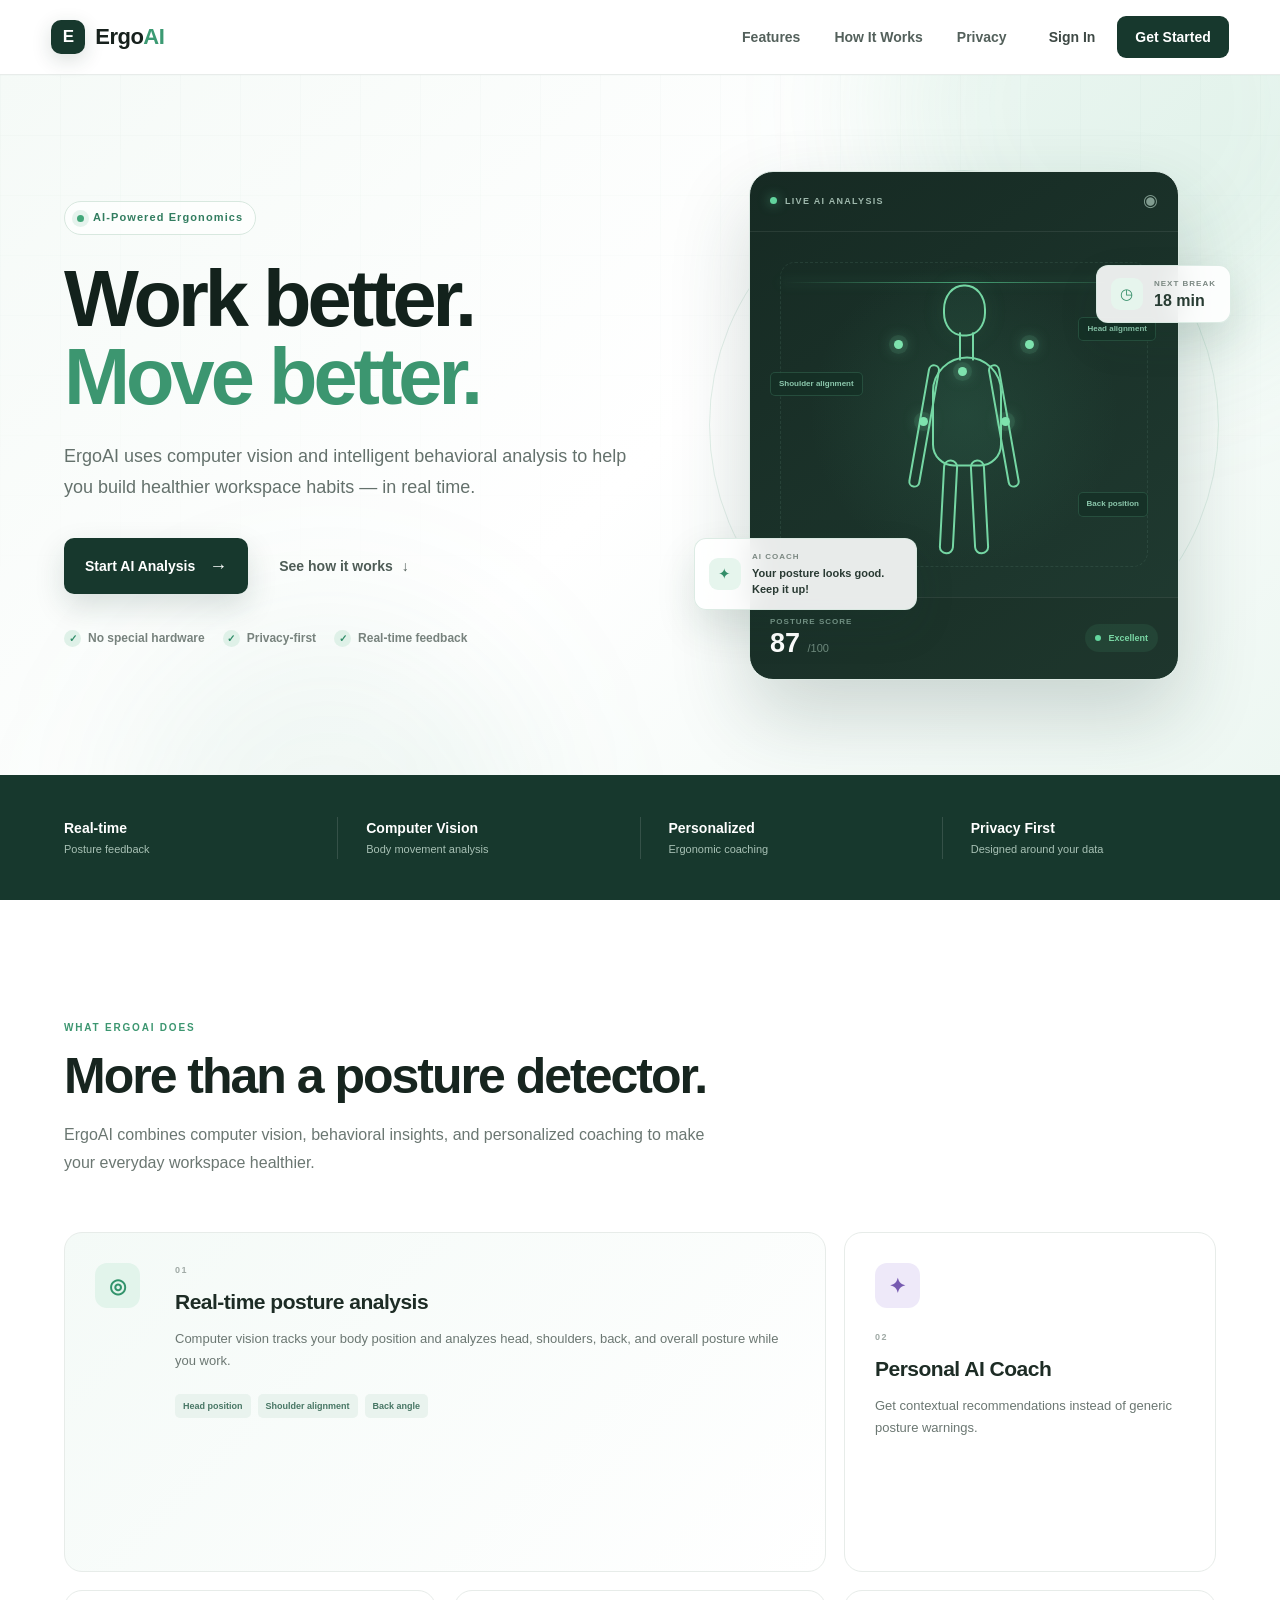
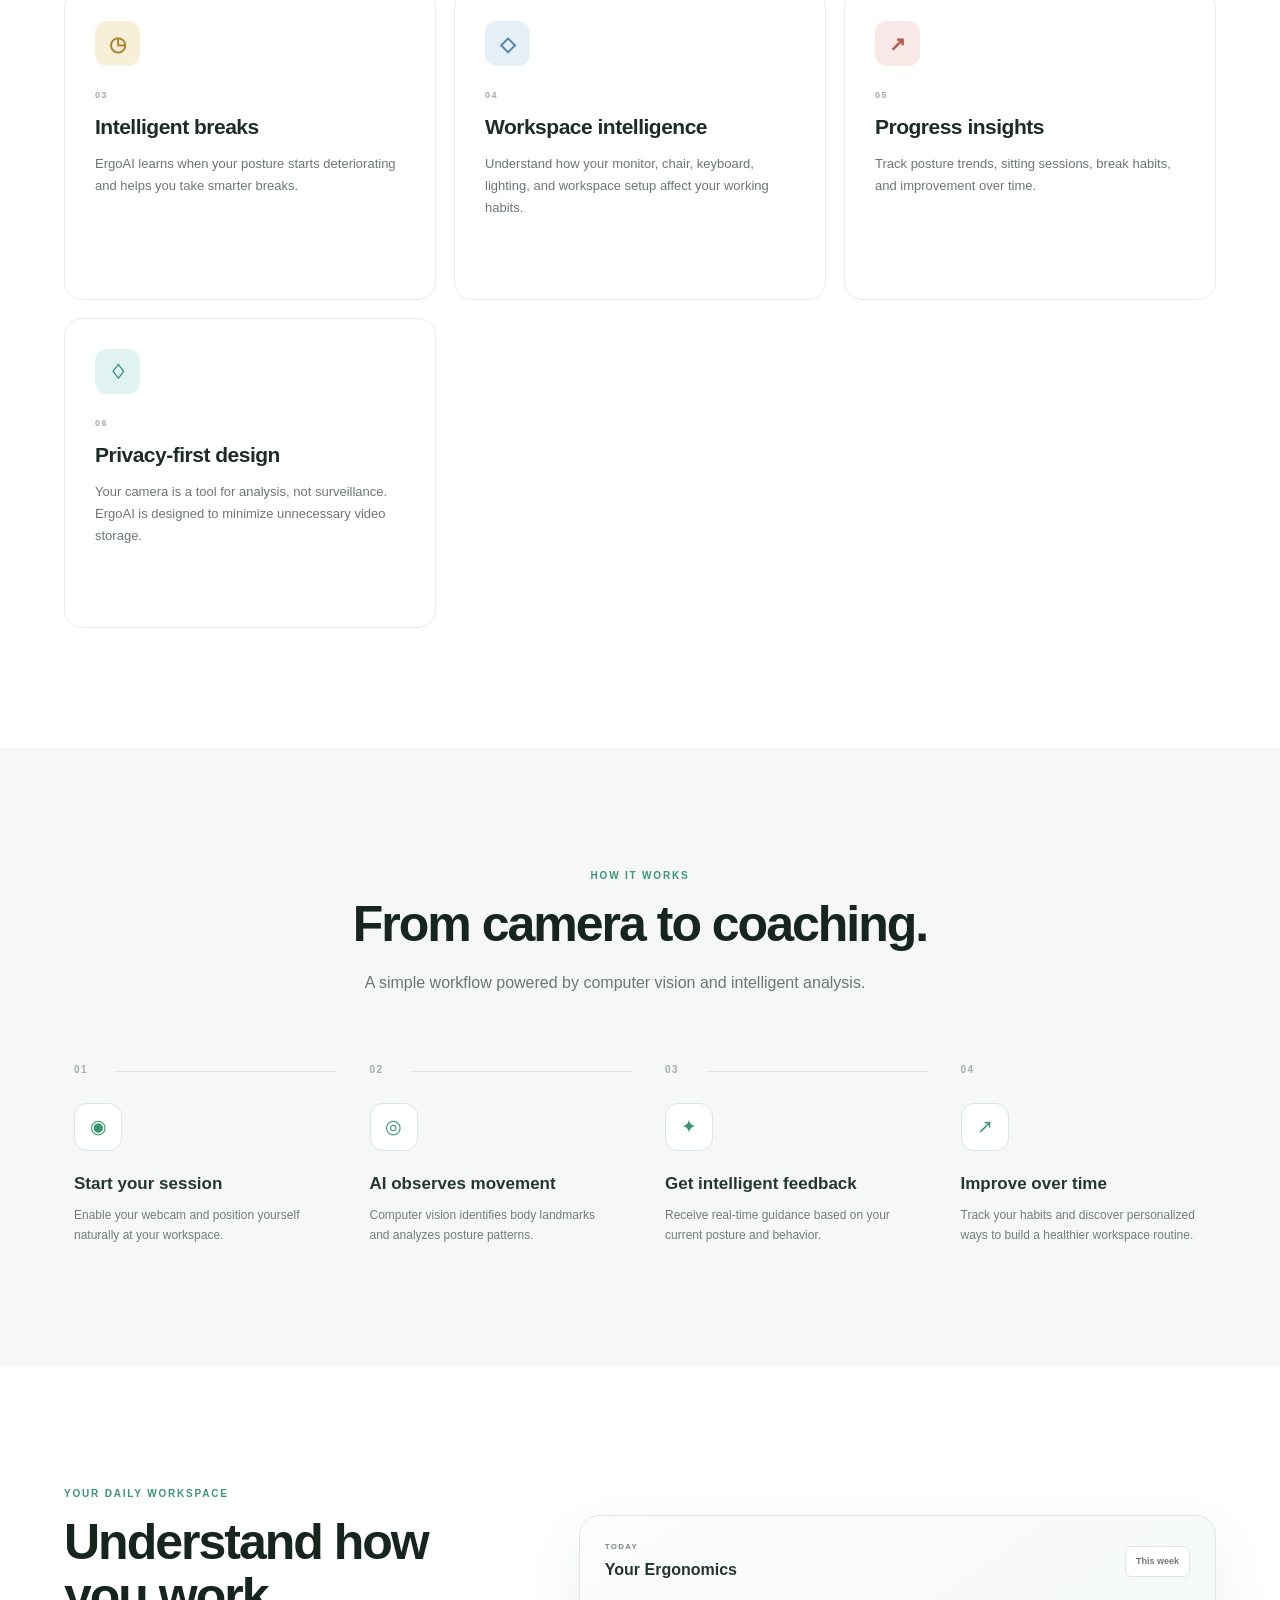
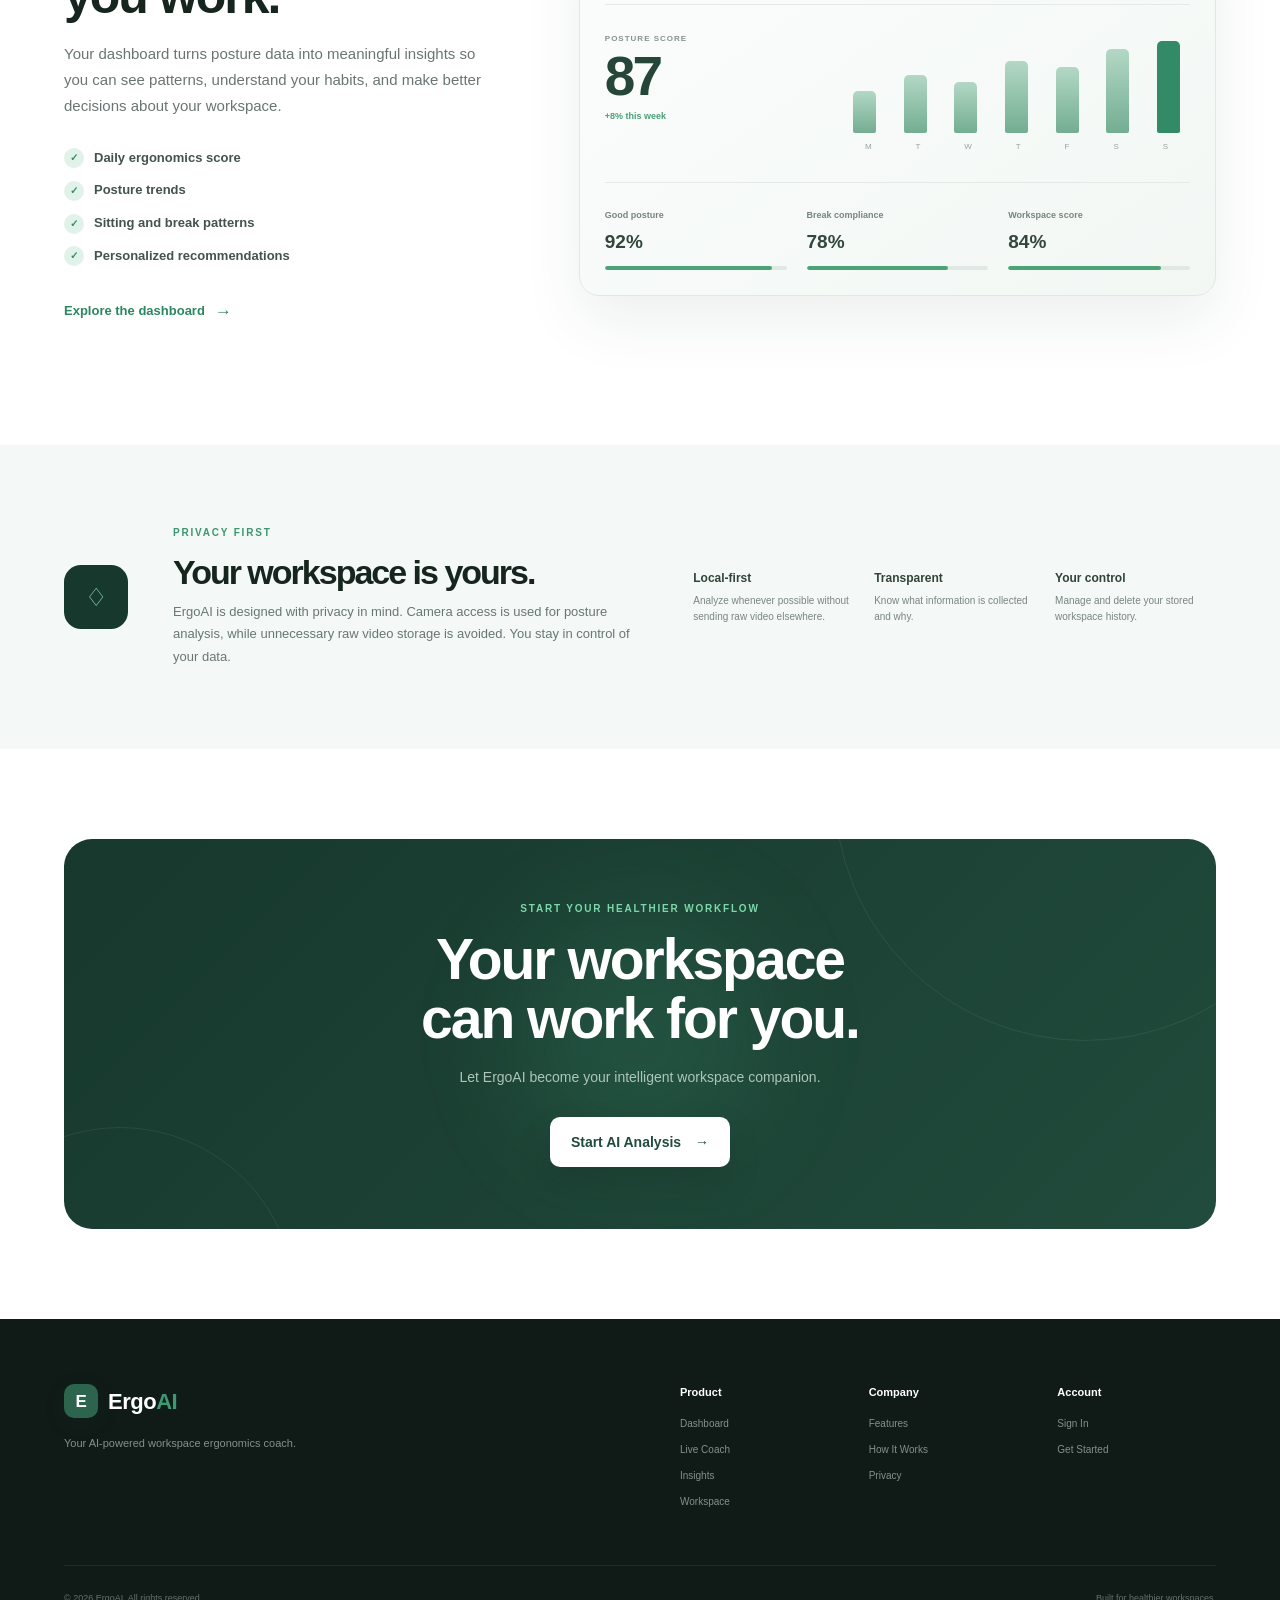
<file: index.html>
<!DOCTYPE html>
<html lang="en">

<head>

    <meta charset="UTF-8">

    <meta name="viewport"
          content="width=device-width, initial-scale=1.0">

    <meta name="description"
          content="ErgoAI is an AI-powered workspace ergonomics coach that helps you build healthier and more productive work habits.">

    <meta name="theme-color"
          content="#0f1f1a">

    <title>ErgoAI — Your AI Workspace Ergonomics Coach</title>

    <link rel="stylesheet"
          href="css/style.css">

</head>


<body>

    <!-- =========================
         NAVIGATION
    ========================== -->

    <header class="navbar">

        <div class="nav-container">

            <a href="index.html"
               class="brand"
               aria-label="ErgoAI Home">

                <span class="brand-mark">E</span>

                <span class="brand-text">
                    Ergo<span>AI</span>
                </span>

            </a>


            <nav class="nav-links"
                 aria-label="Main navigation">

                <a href="#features">Features</a>

                <a href="#how-it-works">How It Works</a>

                <a href="#privacy">Privacy</a>

            </nav>


            <div class="nav-actions">

                <a href="#login"
                   class="login-link">
                    Sign In
                </a>

                <a href="#start"
                   class="nav-button">
                    Get Started
                </a>

            </div>


            <button class="mobile-menu-button"
                    id="mobileMenuButton"
                    aria-label="Open navigation menu"
                    aria-expanded="false">

                <span></span>
                <span></span>
                <span></span>

            </button>

        </div>

    </header>


    <main>


        <!-- =========================
             HERO
        ========================== -->

        <section class="hero"
                 id="start">

            <div class="hero-background">

                <div class="hero-glow hero-glow-one"></div>

                <div class="hero-glow hero-glow-two"></div>

                <div class="hero-grid"></div>

            </div>


            <div class="container hero-container">


                <div class="hero-content">

                    <div class="hero-badge">

                        <span class="pulse-dot"></span>

                        AI-Powered Ergonomics

                    </div>


                    <h1>

                        Work better.
                        <br>

                        <span>Move better.</span>

                    </h1>


                    <p class="hero-description">

                        ErgoAI uses computer vision and intelligent
                        behavioral analysis to help you build healthier
                        workspace habits — in real time.

                    </p>


                    <div class="hero-actions">

                        <a href="pages/coach.html"
                           class="primary-button">

                            Start AI Analysis

                            <span class="button-arrow">
                                →
                            </span>

                        </a>


                        <a href="#how-it-works"
                           class="secondary-button">

                            See how it works

                            <span>
                                ↓
                            </span>

                        </a>

                    </div>


                    <div class="hero-trust">

                        <div class="trust-item">

                            <span class="trust-icon">
                                ✓
                            </span>

                            No special hardware

                        </div>


                        <div class="trust-item">

                            <span class="trust-icon">
                                ✓
                            </span>

                            Privacy-first

                        </div>


                        <div class="trust-item">

                            <span class="trust-icon">
                                ✓
                            </span>

                            Real-time feedback

                        </div>

                    </div>

                </div>


                <!-- HERO VISUAL -->

                <div class="hero-visual">

                    <div class="visual-orbit orbit-one"></div>

                    <div class="visual-orbit orbit-two"></div>


                    <div class="ai-card">

                        <div class="ai-card-header">

                            <div class="live-indicator">

                                <span></span>

                                LIVE AI ANALYSIS

                            </div>

                            <span class="camera-icon">
                                ◉
                            </span>

                        </div>


                        <div class="posture-visual">

                            <div class="scan-line"></div>


                            <div class="person">

                                <div class="head"></div>

                                <div class="neck"></div>

                                <div class="torso"></div>

                                <div class="arm arm-left"></div>

                                <div class="arm arm-right"></div>

                                <div class="leg leg-left"></div>

                                <div class="leg leg-right"></div>

                            </div>


                            <div class="landmark landmark-1"></div>
                            <div class="landmark landmark-2"></div>
                            <div class="landmark landmark-3"></div>
                            <div class="landmark landmark-4"></div>
                            <div class="landmark landmark-5"></div>


                            <div class="measurement head-measurement">
                                Head alignment
                            </div>


                            <div class="measurement shoulder-measurement">
                                Shoulder alignment
                            </div>


                            <div class="measurement back-measurement">
                                Back position
                            </div>

                        </div>


                        <div class="ai-card-footer">

                            <div>

                                <span class="small-label">
                                    POSTURE SCORE
                                </span>

                                <strong>
                                    87
                                </strong>

                                <span class="score-max">
                                    /100
                                </span>

                            </div>


                            <div class="status-good">

                                <span></span>

                                Excellent

                            </div>

                        </div>

                    </div>


                    <div class="floating-card coach-card">

                        <div class="floating-icon">
                            ✦
                        </div>

                        <div>

                            <span>
                                AI COACH
                            </span>

                            <p>
                                Your posture looks good.
                                Keep it up!
                            </p>

                        </div>

                    </div>


                    <div class="floating-card break-card">

                        <div class="break-icon">
                            ◷
                        </div>

                        <div>

                            <span>
                                NEXT BREAK
                            </span>

                            <strong>
                                18 min
                            </strong>

                        </div>

                    </div>

                </div>

            </div>

        </section>


        <!-- =========================
             STATS
        ========================== -->

        <section class="stats-section">

            <div class="container stats-container">


                <div class="stat">

                    <strong>
                        Real-time
                    </strong>

                    <span>
                        Posture feedback
                    </span>

                </div>


                <div class="stat-divider"></div>


                <div class="stat">

                    <strong>
                        Computer Vision
                    </strong>

                    <span>
                        Body movement analysis
                    </span>

                </div>


                <div class="stat-divider"></div>


                <div class="stat">

                    <strong>
                        Personalized
                    </strong>

                    <span>
                        Ergonomic coaching
                    </span>

                </div>


                <div class="stat-divider"></div>


                <div class="stat">

                    <strong>
                        Privacy First
                    </strong>

                    <span>
                        Designed around your data
                    </span>

                </div>

            </div>

        </section>


        <!-- =========================
             FEATURES
        ========================== -->

        <section class="features-section"
                 id="features">

            <div class="container">


                <div class="section-heading">

                    <div class="section-eyebrow">
                        WHAT ERGOAI DOES
                    </div>

                    <h2>
                        More than a posture detector.
                    </h2>

                    <p>
                        ErgoAI combines computer vision, behavioral
                        insights, and personalized coaching to make
                        your everyday workspace healthier.
                    </p>

                </div>


                <div class="feature-grid">


                    <article class="feature-card feature-card-large">

                        <div class="feature-icon green-icon">
                            ◎
                        </div>

                        <div class="feature-content">

                            <span class="feature-number">
                                01
                            </span>

                            <h3>
                                Real-time posture analysis
                            </h3>

                            <p>
                                Computer vision tracks your body
                                position and analyzes head, shoulders,
                                back, and overall posture while you work.
                            </p>

                            <div class="feature-tags">

                                <span>
                                    Head position
                                </span>

                                <span>
                                    Shoulder alignment
                                </span>

                                <span>
                                    Back angle
                                </span>

                            </div>

                        </div>

                    </article>


                    <article class="feature-card">

                        <div class="feature-icon purple-icon">
                            ✦
                        </div>

                        <span class="feature-number">
                            02
                        </span>

                        <h3>
                            Personal AI Coach
                        </h3>

                        <p>
                            Get contextual recommendations instead of
                            generic posture warnings.
                        </p>

                    </article>


                    <article class="feature-card">

                        <div class="feature-icon amber-icon">
                            ◷
                        </div>

                        <span class="feature-number">
                            03
                        </span>

                        <h3>
                            Intelligent breaks
                        </h3>

                        <p>
                            ErgoAI learns when your posture starts
                            deteriorating and helps you take smarter
                            breaks.
                        </p>

                    </article>


                    <article class="feature-card">

                        <div class="feature-icon blue-icon">
                            ◇
                        </div>

                        <span class="feature-number">
                            04
                        </span>

                        <h3>
                            Workspace intelligence
                        </h3>

                        <p>
                            Understand how your monitor, chair,
                            keyboard, lighting, and workspace setup
                            affect your working habits.
                        </p>

                    </article>


                    <article class="feature-card">

                        <div class="feature-icon red-icon">
                            ↗
                        </div>

                        <span class="feature-number">
                            05
                        </span>

                        <h3>
                            Progress insights
                        </h3>

                        <p>
                            Track posture trends, sitting sessions,
                            break habits, and improvement over time.
                        </p>

                    </article>


                    <article class="feature-card">

                        <div class="feature-icon teal-icon">
                            ♢
                        </div>

                        <span class="feature-number">
                            06
                        </span>

                        <h3>
                            Privacy-first design
                        </h3>

                        <p>
                            Your camera is a tool for analysis, not
                            surveillance. ErgoAI is designed to minimize
                            unnecessary video storage.
                        </p>

                    </article>

                </div>

            </div>

        </section>


        <!-- =========================
             HOW IT WORKS
        ========================== -->

        <section class="how-section"
                 id="how-it-works">

            <div class="container">


                <div class="section-heading centered">

                    <div class="section-eyebrow">
                        HOW IT WORKS
                    </div>

                    <h2>
                        From camera to coaching.
                    </h2>

                    <p>
                        A simple workflow powered by computer vision
                        and intelligent analysis.
                    </p>

                </div>


                <div class="steps">


                    <div class="step">

                        <div class="step-number">
                            01
                        </div>

                        <div class="step-line"></div>

                        <div class="step-icon">
                            ◉
                        </div>

                        <h3>
                            Start your session
                        </h3>

                        <p>
                            Enable your webcam and position yourself
                            naturally at your workspace.
                        </p>

                    </div>


                    <div class="step">

                        <div class="step-number">
                            02
                        </div>

                        <div class="step-line"></div>

                        <div class="step-icon">
                            ◎
                        </div>

                        <h3>
                            AI observes movement
                        </h3>

                        <p>
                            Computer vision identifies body landmarks
                            and analyzes posture patterns.
                        </p>

                    </div>


                    <div class="step">

                        <div class="step-number">
                            03
                        </div>

                        <div class="step-line"></div>

                        <div class="step-icon">
                            ✦
                        </div>

                        <h3>
                            Get intelligent feedback
                        </h3>

                        <p>
                            Receive real-time guidance based on your
                            current posture and behavior.
                        </p>

                    </div>


                    <div class="step">

                        <div class="step-number">
                            04
                        </div>

                        <div class="step-icon">
                            ↗
                        </div>

                        <h3>
                            Improve over time
                        </h3>

                        <p>
                            Track your habits and discover personalized
                            ways to build a healthier workspace routine.
                        </p>

                    </div>

                </div>

            </div>

        </section>


        <!-- =========================
             PRODUCT PREVIEW
        ========================== -->

        <section class="preview-section">

            <div class="container preview-container">


                <div class="preview-content">

                    <div class="section-eyebrow">
                        YOUR DAILY WORKSPACE
                    </div>

                    <h2>
                        Understand how you work.
                    </h2>

                    <p>
                        Your dashboard turns posture data into
                        meaningful insights so you can see patterns,
                        understand your habits, and make better
                        decisions about your workspace.
                    </p>


                    <ul class="check-list">

                        <li>
                            <span>✓</span>
                            Daily ergonomics score
                        </li>

                        <li>
                            <span>✓</span>
                            Posture trends
                        </li>

                        <li>
                            <span>✓</span>
                            Sitting and break patterns
                        </li>

                        <li>
                            <span>✓</span>
                            Personalized recommendations
                        </li>

                    </ul>


                    <a href="pages/dashboard.html"
                       class="text-button">

                        Explore the dashboard

                        <span>→</span>

                    </a>

                </div>


                <div class="dashboard-preview">


                    <div class="preview-topbar">

                        <div>

                            <span class="preview-label">
                                TODAY
                            </span>

                            <strong>
                                Your Ergonomics
                            </strong>

                        </div>

                        <span class="preview-date">
                            This week
                        </span>

                    </div>


                    <div class="preview-score-row">

                        <div class="preview-score">

                            <span>
                                POSTURE SCORE
                            </span>

                            <strong>
                                87
                            </strong>

                            <small>
                                +8% this week
                            </small>

                        </div>


                        <div class="mini-chart">

                            <div class="chart-bars">

                                <span style="height: 42%;"></span>
                                <span style="height: 58%;"></span>
                                <span style="height: 51%;"></span>
                                <span style="height: 72%;"></span>
                                <span style="height: 66%;"></span>
                                <span style="height: 84%;"></span>
                                <span style="height: 92%;"></span>

                            </div>

                            <div class="chart-labels">

                                <span>M</span>
                                <span>T</span>
                                <span>W</span>
                                <span>T</span>
                                <span>F</span>
                                <span>S</span>
                                <span>S</span>

                            </div>

                        </div>

                    </div>


                    <div class="preview-metrics">


                        <div class="preview-metric">

                            <span>
                                Good posture
                            </span>

                            <strong>
                                92%
                            </strong>

                            <div class="metric-progress">
                                <span style="width: 92%;"></span>
                            </div>

                        </div>


                        <div class="preview-metric">

                            <span>
                                Break compliance
                            </span>

                            <strong>
                                78%
                            </strong>

                            <div class="metric-progress">
                                <span style="width: 78%;"></span>
                            </div>

                        </div>


                        <div class="preview-metric">

                            <span>
                                Workspace score
                            </span>

                            <strong>
                                84%
                            </strong>

                            <div class="metric-progress">
                                <span style="width: 84%;"></span>
                            </div>

                        </div>

                    </div>

                </div>

            </div>

        </section>


        <!-- =========================
             PRIVACY
        ========================== -->

        <section class="privacy-section"
                 id="privacy">

            <div class="container privacy-container">


                <div class="privacy-icon">
                    ♢
                </div>


                <div class="privacy-content">

                    <div class="section-eyebrow">
                        PRIVACY FIRST
                    </div>

                    <h2>
                        Your workspace is yours.
                    </h2>

                    <p>
                        ErgoAI is designed with privacy in mind.
                        Camera access is used for posture analysis,
                        while unnecessary raw video storage is avoided.
                        You stay in control of your data.
                    </p>

                </div>


                <div class="privacy-points">

                    <div>
                        <strong>
                            Local-first
                        </strong>

                        <span>
                            Analyze whenever possible without
                            sending raw video elsewhere.
                        </span>
                    </div>


                    <div>
                        <strong>
                            Transparent
                        </strong>

                        <span>
                            Know what information is collected
                            and why.
                        </span>
                    </div>


                    <div>
                        <strong>
                            Your control
                        </strong>

                        <span>
                            Manage and delete your stored
                            workspace history.
                        </span>
                    </div>

                </div>

            </div>

        </section>


        <!-- =========================
             CTA
        ========================== -->

        <section class="cta-section">

            <div class="container cta-container">

                <div class="cta-glow"></div>

                <div class="cta-content">

                    <div class="section-eyebrow">
                        START YOUR HEALTHIER WORKFLOW
                    </div>

                    <h2>
                        Your workspace
                        <br>
                        can work for you.
                    </h2>

                    <p>
                        Let ErgoAI become your intelligent
                        workspace companion.
                    </p>

                    <a href="pages/coach.html"
                       class="primary-button light-button">

                        Start AI Analysis

                        <span>
                            →
                        </span>

                    </a>

                </div>

            </div>

        </section>

    </main>


    <!-- =========================
         FOOTER
    ========================== -->

    <footer class="footer">

        <div class="container footer-container">


            <div class="footer-brand">

                <a href="index.html"
                   class="brand">

                    <span class="brand-mark">
                        E
                    </span>

                    <span class="brand-text">
                        Ergo<span>AI</span>
                    </span>

                </a>

                <p>
                    Your AI-powered workspace
                    ergonomics coach.
                </p>

            </div>


            <div class="footer-links">

                <div>

                    <h4>
                        Product
                    </h4>

                    <a href="pages/dashboard.html">
                        Dashboard
                    </a>

                    <a href="pages/coach.html">
                        Live Coach
                    </a>

                    <a href="pages/insights.html">
                        Insights
                    </a>

                    <a href="pages/workspace.html">
                        Workspace
                    </a>

                </div>


                <div>

                    <h4>
                        Company
                    </h4>

                    <a href="#features">
                        Features
                    </a>

                    <a href="#how-it-works">
                        How It Works
                    </a>

                    <a href="#privacy">
                        Privacy
                    </a>

                </div>


                <div>

                    <h4>
                        Account
                    </h4>

                    <a href="#login">
                        Sign In
                    </a>

                    <a href="#start">
                        Get Started
                    </a>

                </div>

            </div>

        </div>


        <div class="container footer-bottom">

            <span>
                © 2026 ErgoAI. All rights reserved.
            </span>

            <span>
                Built for healthier workspaces.
            </span>

        </div>

    </footer>


    <script>

        const mobileMenuButton =
            document.getElementById("mobileMenuButton");

        const navLinks =
            document.querySelector(".nav-links");

        mobileMenuButton.addEventListener(
            "click",
            () => {

                const isOpen =
                    navLinks.classList.toggle("mobile-open");

                mobileMenuButton.setAttribute(
                    "aria-expanded",
                    isOpen
                );

            }
        );

    </script>

</body>

</html>
</file>
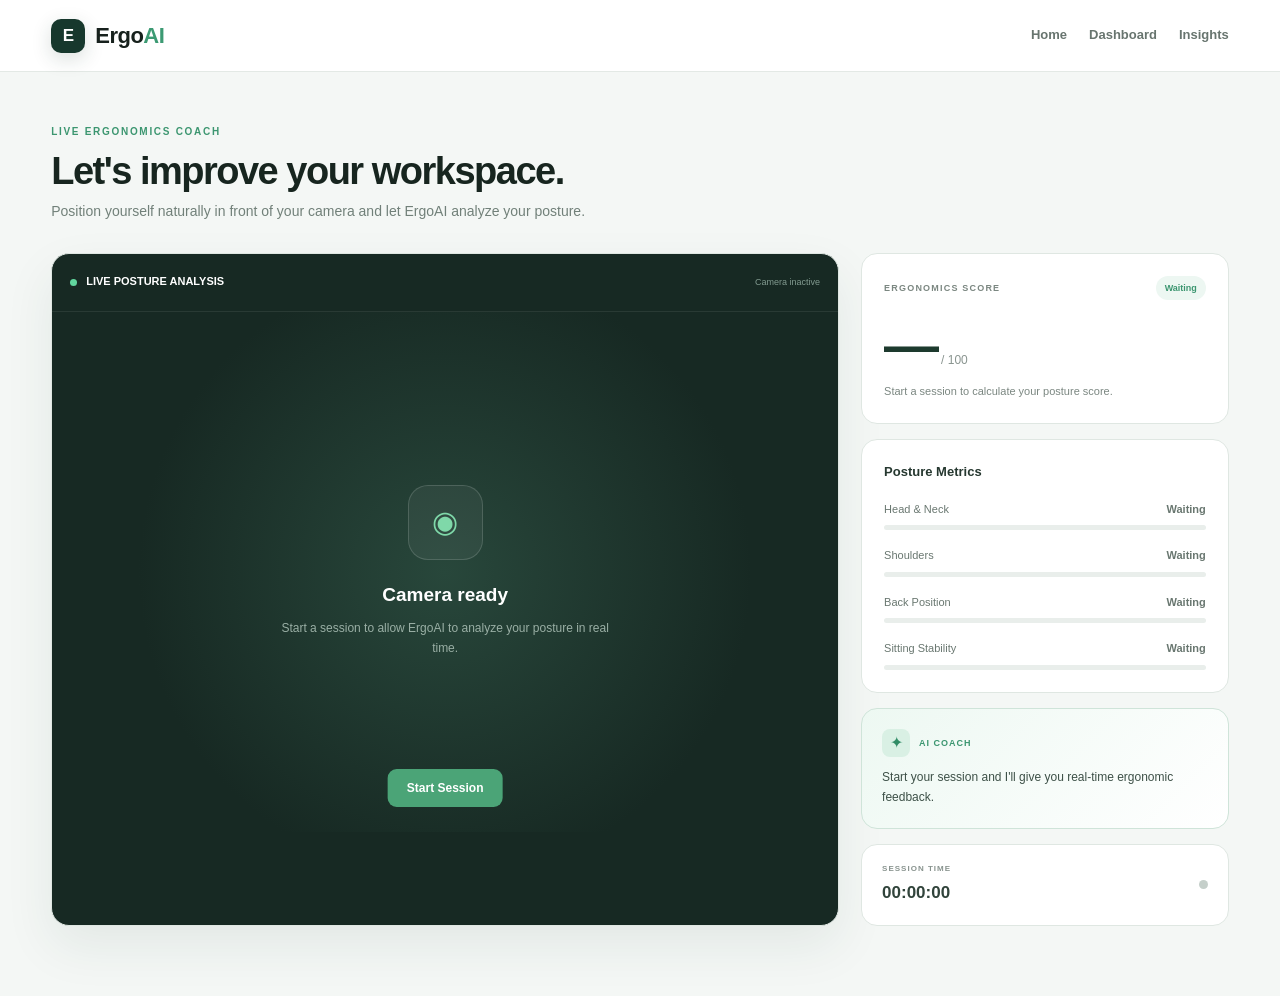
<file: pages/coach.html>
<!DOCTYPE html>
<html lang="en">

<head>

    <meta charset="UTF-8">

    <meta name="viewport"
          content="width=device-width, initial-scale=1.0">

    <meta name="description"
          content="ErgoAI Live Workspace Ergonomics Coach">

    <title>Live Coach — ErgoAI</title>

    <link rel="stylesheet"
          href="../css/style.css">

    <style>

        body {
            background: #f4f7f5;
        }

        .coach-page {
            min-height: 100vh;
        }

        .coach-nav {
            height: 72px;
            background: #ffffff;
            border-bottom: 1px solid #e3e9e5;
        }

        .coach-nav-inner {
            width: min(1280px, 92%);
            height: 100%;
            margin: auto;

            display: flex;
            align-items: center;
            justify-content: space-between;
        }

        .coach-nav-right {
            display: flex;
            align-items: center;
            gap: 22px;
        }

        .coach-nav-right a {
            color: #68756f;
            font-size: 13px;
            font-weight: 650;
        }

        .coach-nav-right a:hover {
            color: #2f8c68;
        }

        .coach-container {
            width: min(1280px, 92%);
            margin: auto;
            padding: 45px 0 70px;
        }

        .coach-heading {
            margin-bottom: 30px;
        }

        .coach-heading small {
            color: #3c9670;
            font-size: 10px;
            font-weight: 850;
            letter-spacing: 1.7px;
        }

        .coach-heading h1 {
            margin-top: 8px;
            margin-bottom: 8px;

            color: #17251f;
            font-size: 38px;
            line-height: 1.1;
            letter-spacing: -1.5px;
        }

        .coach-heading p {
            color: #718079;
            font-size: 14px;
        }

        .coach-grid {
            display: grid;

            grid-template-columns:
                minmax(0, 1.5fr)
                minmax(320px, 0.7fr);

            gap: 22px;
        }

        .camera-panel {
            overflow: hidden;

            border: 1px solid #dfe7e2;
            border-radius: 18px;

            background: #172923;

            box-shadow:
                0 20px 50px rgba(28, 64, 51, 0.08);
        }

        .camera-header {
            height: 58px;
            padding: 0 18px;

            display: flex;
            align-items: center;
            justify-content: space-between;

            border-bottom: 1px solid rgba(255,255,255,0.08);
        }

        .camera-title {
            display: flex;
            align-items: center;
            gap: 9px;

            color: #ffffff;
            font-size: 11px;
            font-weight: 750;
        }

        .live-dot {
            width: 7px;
            height: 7px;

            border-radius: 50%;

            background: #61d69e;
        }

        .camera-status {
            color: #829b90;
            font-size: 9px;
        }

        .camera-area {
            position: relative;

            min-height: 520px;

            display: flex;
            align-items: center;
            justify-content: center;

            overflow: hidden;

            background:
                radial-gradient(
                    circle at center,
                    #28473b 0%,
                    #172923 65%
                );
        }

        .camera-placeholder {
            text-align: center;
            color: #ffffff;
        }

        .camera-icon-large {
            width: 75px;
            height: 75px;

            margin: 0 auto 20px;

            display: flex;
            align-items: center;
            justify-content: center;

            border: 1px solid rgba(255,255,255,0.15);
            border-radius: 20px;

            background: rgba(255,255,255,0.05);

            color: #7fd8a9;
            font-size: 30px;
        }

        .camera-placeholder h2 {
            margin-bottom: 8px;

            font-size: 19px;
        }

        .camera-placeholder p {
            max-width: 330px;

            margin: auto;

            color: #9aafa5;
            font-size: 12px;
            line-height: 1.7;
        }

        .camera-controls {
            position: absolute;

            left: 50%;
            bottom: 25px;

            transform: translateX(-50%);

            display: flex;
            gap: 10px;
        }

        .coach-button {
            border: 0;
            border-radius: 9px;

            padding: 12px 19px;

            cursor: pointer;

            font-size: 12px;
            font-weight: 750;
        }

        .start-button {
            background: #4ba477;
            color: white;
        }

        .start-button:hover {
            background: #3d9168;
        }

        .stop-button {
            display: none;

            background: #ffffff;
            color: #263a31;
        }

        .analysis-panel {
            display: flex;
            flex-direction: column;
            gap: 15px;
        }

        .score-card {
            padding: 22px;

            border: 1px solid #dfe7e2;
            border-radius: 16px;

            background: #ffffff;
        }

        .score-header {
            display: flex;
            align-items: center;
            justify-content: space-between;

            margin-bottom: 18px;
        }

        .score-header span {
            color: #7b8781;
            font-size: 9px;
            font-weight: 850;
            letter-spacing: 1.2px;
        }

        .score-status {
            padding: 5px 9px;

            border-radius: 20px;

            background: #edf7f2;

            color: #3c9670;

            font-size: 9px;
            font-weight: 750;
        }

        .score-value {
            display: flex;
            align-items: baseline;
            gap: 5px;
        }

        .score-value strong {
            color: #1d3a2e;
            font-size: 55px;
            line-height: 1;
            letter-spacing: -3px;
        }

        .score-value span {
            color: #89948f;
            font-size: 12px;
        }

        .score-description {
            margin-top: 10px;

            color: #7b8781;
            font-size: 11px;
        }

        .metrics-card {
            padding: 22px;

            border: 1px solid #dfe7e2;
            border-radius: 16px;

            background: #ffffff;
        }

        .card-title {
            margin-bottom: 18px;

            color: #263830;
            font-size: 13px;
            font-weight: 750;
        }

        .metric {
            margin-bottom: 17px;
        }

        .metric:last-child {
            margin-bottom: 0;
        }

        .metric-top {
            display: flex;
            justify-content: space-between;

            margin-bottom: 7px;
        }

        .metric-top span {
            color: #697770;
            font-size: 11px;
        }

        .metric-state {
            font-size: 10px;
            font-weight: 750;
        }

        .good {
            color: #3b9a6d;
        }

        .warning {
            color: #c38b31;
        }

        .metric-bar {
            height: 5px;

            overflow: hidden;

            border-radius: 10px;

            background: #e9eeeb;
        }

        .metric-fill {
            height: 100%;

            border-radius: inherit;

            background: #54a97e;
        }

        .metric-fill.warning-fill {
            background: #d1a14c;
        }

        .coach-message {
            padding: 20px;

            border: 1px solid #cfe4d9;
            border-radius: 16px;

            background:
                linear-gradient(
                    135deg,
                    #edf8f2,
                    #ffffff
                );
        }

        .coach-message-header {
            display: flex;
            align-items: center;
            gap: 9px;

            margin-bottom: 11px;
        }

        .coach-message-icon {
            width: 28px;
            height: 28px;

            display: flex;
            align-items: center;
            justify-content: center;

            border-radius: 8px;

            background: #d9f0e4;

            color: #318c66;
        }

        .coach-message-header span {
            color: #3c9670;
            font-size: 9px;
            font-weight: 850;
            letter-spacing: 1px;
        }

        .coach-message p {
            color: #3d5047;
            font-size: 12px;
            line-height: 1.65;
        }

        .session-card {
            padding: 18px 20px;

            display: flex;
            align-items: center;
            justify-content: space-between;

            border: 1px solid #dfe7e2;
            border-radius: 16px;

            background: #ffffff;
        }

        .session-card span {
            display: block;

            color: #88938e;
            font-size: 8px;
            font-weight: 800;
            letter-spacing: 1px;
        }

        .session-card strong {
            display: block;

            margin-top: 4px;

            color: #31443b;
            font-size: 17px;
        }

        .session-indicator {
            width: 9px;
            height: 9px;

            border-radius: 50%;

            background: #c5cfca;
        }

        .session-indicator.active {
            background: #52b17f;

            box-shadow:
                0 0 0 5px rgba(82,177,127,0.12);
        }

        @media (max-width: 900px) {

            .coach-grid {
                grid-template-columns: 1fr;
            }

            .analysis-panel {
                display: grid;

                grid-template-columns:
                    repeat(2, 1fr);
            }

            .coach-message {
                grid-column: span 2;
            }

            .session-card {
                grid-column: span 2;
            }

        }

        @media (max-width: 600px) {

            .coach-container {
                padding-top: 30px;
            }

            .coach-heading h1 {
                font-size: 31px;
            }

            .camera-area {
                min-height: 430px;
            }

            .analysis-panel {
                display: flex;
            }

            .coach-message,
            .session-card {
                grid-column: auto;
            }

        }

    </style>

</head>


<body>

<div class="coach-page">


    <!-- NAVIGATION -->

    <header class="coach-nav">

        <div class="coach-nav-inner">

            <a href="../index.html"
               class="brand">

                <span class="brand-mark">
                    E
                </span>

                <span class="brand-text">
                    Ergo<span>AI</span>
                </span>

            </a>


            <div class="coach-nav-right">

                <a href="../index.html">
                    Home
                </a>

                <a href="dashboard.html">
                    Dashboard
                </a>

                <a href="insights.html">
                    Insights
                </a>

            </div>

        </div>

    </header>


    <!-- MAIN -->

    <main class="coach-container">


        <div class="coach-heading">

            <small>
                LIVE ERGONOMICS COACH
            </small>

            <h1>
                Let's improve your workspace.
            </h1>

            <p>
                Position yourself naturally in front of your camera
                and let ErgoAI analyze your posture.
            </p>

        </div>


        <div class="coach-grid">


            <!-- CAMERA -->

            <section class="camera-panel">

                <div class="camera-header">

                    <div class="camera-title">

                        <span class="live-dot"></span>

                        LIVE POSTURE ANALYSIS

                    </div>

                    <span class="camera-status"
                          id="cameraStatus">

                        Camera inactive

                    </span>

                </div>


                <div class="camera-area"
                     id="cameraArea">


                    <video id="cameraVideo"
                           autoplay
                           muted
                           playsinline
                           style="
                               display:none;
                               width:100%;
                               height:100%;
                               object-fit:cover;
                           ">
                    </video>


                    <canvas id="poseCanvas"
                            style="
                                display:none;
                                position:absolute;
                                inset:0;
                                width:100%;
                                height:100%;
                            ">
                    </canvas>


                    <div class="camera-placeholder"
                         id="cameraPlaceholder">

                        <div class="camera-icon-large">
                            ◉
                        </div>

                        <h2>
                            Camera ready
                        </h2>

                        <p>
                            Start a session to allow ErgoAI to
                            analyze your posture in real time.
                        </p>

                    </div>


                    <div class="camera-controls">

                        <button class="coach-button start-button"
                                id="startButton">

                            Start Session

                        </button>


                        <button class="coach-button stop-button"
                                id="stopButton">

                            End Session

                        </button>

                    </div>

                </div>

            </section>


            <!-- ANALYSIS -->

            <aside class="analysis-panel">


                <!-- SCORE -->

                <section class="score-card">

                    <div class="score-header">

                        <span>
                            ERGONOMICS SCORE
                        </span>

                        <div class="score-status"
                             id="scoreStatus">

                            Waiting

                        </div>

                    </div>


                    <div class="score-value">

                        <strong id="scoreValue">
                            —
                        </strong>

                        <span>
                            / 100
                        </span>

                    </div>


                    <p class="score-description"
                       id="scoreDescription">

                        Start a session to calculate
                        your posture score.

                    </p>

                </section>


                <!-- METRICS -->

                <section class="metrics-card">

                    <div class="card-title">
                        Posture Metrics
                    </div>


                    <div class="metric">

                        <div class="metric-top">

                            <span>
                                Head & Neck
                            </span>

                            <span class="metric-state"
                                  id="headState">

                                Waiting

                            </span>

                        </div>

                        <div class="metric-bar">

                            <div class="metric-fill"
                                 id="headBar"
                                 style="width:0%">
                            </div>

                        </div>

                    </div>


                    <div class="metric">

                        <div class="metric-top">

                            <span>
                                Shoulders
                            </span>

                            <span class="metric-state"
                                  id="shoulderState">

                                Waiting

                            </span>

                        </div>

                        <div class="metric-bar">

                            <div class="metric-fill"
                                 id="shoulderBar"
                                 style="width:0%">
                            </div>

                        </div>

                    </div>


                    <div class="metric">

                        <div class="metric-top">

                            <span>
                                Back Position
                            </span>

                            <span class="metric-state"
                                  id="backState">

                                Waiting

                            </span>

                        </div>

                        <div class="metric-bar">

                            <div class="metric-fill"
                                 id="backBar"
                                 style="width:0%">
                            </div>

                        </div>

                    </div>


                    <div class="metric">

                        <div class="metric-top">

                            <span>
                                Sitting Stability
                            </span>

                            <span class="metric-state"
                                  id="sittingState">

                                Waiting

                            </span>

                        </div>

                        <div class="metric-bar">

                            <div class="metric-fill"
                                 id="sittingBar"
                                 style="width:0%">
                            </div>

                        </div>

                    </div>

                </section>


                <!-- AI COACH -->

                <section class="coach-message">

                    <div class="coach-message-header">

                        <div class="coach-message-icon">
                            ✦
                        </div>

                        <span>
                            AI COACH
                        </span>

                    </div>


                    <p id="coachMessage">

                        Start your session and I'll give you
                        real-time ergonomic feedback.

                    </p>

                </section>


                <!-- SESSION -->

                <section class="session-card">

                    <div>

                        <span>
                            SESSION TIME
                        </span>

                        <strong id="sessionTime">
                            00:00:00
                        </strong>

                    </div>


                    <div class="session-indicator"
                         id="sessionIndicator">
                    </div>

                </section>


            </aside>

        </div>

    </main>

</div>


<script type="module"
        src="../js/app.js">
</script>

</body>

</html>
</file>
<file: css/style.css>
/* =========================================================
   ERGOAI
   AI WORKSPACE ERGONOMICS COACH
   HOME PAGE STYLES
========================================================= */


/* =========================================================
   RESET
========================================================= */

* {
    margin: 0;
    padding: 0;
    box-sizing: border-box;
}


html {
    scroll-behavior: smooth;
}


body {
    font-family:
        Inter,
        -apple-system,
        BlinkMacSystemFont,
        "Segoe UI",
        Roboto,
        Arial,
        sans-serif;

    color: #17211d;
    background: #ffffff;

    line-height: 1.6;

    -webkit-font-smoothing: antialiased;
}


img {
    max-width: 100%;
    display: block;
}


a {
    color: inherit;
    text-decoration: none;
}


button,
a {
    -webkit-tap-highlight-color: transparent;
}


.container {
    width: min(1180px, 90%);
    margin: 0 auto;
}


/* =========================================================
   NAVIGATION
========================================================= */

.navbar {
    position: relative;
    z-index: 100;

    width: 100%;

    background: rgba(255, 255, 255, 0.92);

    border-bottom: 1px solid #e8ecea;

    backdrop-filter: blur(18px);
}


.nav-container {
    width: min(1280px, 92%);

    min-height: 74px;

    margin: 0 auto;

    display: flex;

    align-items: center;

    justify-content: space-between;
}


.brand {
    display: inline-flex;

    align-items: center;

    gap: 10px;

    font-weight: 800;

    letter-spacing: -0.5px;
}


.brand-mark {
    width: 34px;
    height: 34px;

    display: flex;

    align-items: center;
    justify-content: center;

    border-radius: 10px;

    background: #17382d;

    color: #ffffff;

    font-size: 17px;

    box-shadow:
        0 6px 20px rgba(23, 56, 45, 0.16);
}


.brand-text {
    font-size: 22px;
}


.brand-text span {
    color: #3c9a73;
}


.nav-links {
    display: flex;

    align-items: center;

    gap: 34px;

    margin-left: auto;
    margin-right: 42px;
}


.nav-links a {
    color: #53605b;

    font-size: 14px;

    font-weight: 600;

    transition:
        color 0.2s ease;
}


.nav-links a:hover {
    color: #2f8c68;
}


.nav-actions {
    display: flex;

    align-items: center;

    gap: 22px;
}


.login-link {
    color: #3e4945;

    font-size: 14px;

    font-weight: 650;
}


.nav-button {
    padding: 10px 18px;

    border-radius: 9px;

    background: #17382d;

    color: #ffffff;

    font-size: 14px;

    font-weight: 700;

    transition:
        transform 0.2s ease,
        background 0.2s ease;
}


.nav-button:hover {
    transform: translateY(-1px);

    background: #245342;
}


.mobile-menu-button {
    display: none;

    width: 40px;
    height: 40px;

    border: 0;

    background: transparent;

    cursor: pointer;
}


.mobile-menu-button span {
    display: block;

    width: 22px;
    height: 2px;

    margin: 5px auto;

    background: #17211d;
}


/* =========================================================
   HERO
========================================================= */

.hero {
    position: relative;

    min-height: 700px;

    overflow: hidden;

    background:
        linear-gradient(
            135deg,
            #f5faf7 0%,
            #ffffff 52%,
            #edf7f2 100%
        );
}


.hero-background {
    position: absolute;

    inset: 0;

    overflow: hidden;

    pointer-events: none;
}


.hero-grid {
    position: absolute;

    inset: 0;

    opacity: 0.28;

    background-image:
        linear-gradient(
            rgba(55, 119, 94, 0.08) 1px,
            transparent 1px
        ),
        linear-gradient(
            90deg,
            rgba(55, 119, 94, 0.08) 1px,
            transparent 1px
        );

    background-size: 60px 60px;

    mask-image:
        linear-gradient(
            to bottom,
            black,
            transparent 85%
        );
}


.hero-glow {
    position: absolute;

    border-radius: 50%;

    filter: blur(2px);

    pointer-events: none;
}


.hero-glow-one {
    width: 500px;
    height: 500px;

    top: -220px;
    right: -100px;

    background: rgba(82, 177, 135, 0.13);

    filter: blur(70px);
}


.hero-glow-two {
    width: 400px;
    height: 400px;

    bottom: -250px;
    left: 10%;

    background: rgba(73, 150, 119, 0.08);

    filter: blur(80px);
}


.hero-container {
    position: relative;
    z-index: 2;

    min-height: 700px;

    display: grid;

    grid-template-columns:
        minmax(0, 1fr)
        minmax(430px, 0.85fr);

    gap: 55px;

    align-items: center;
}


.hero-content {
    padding: 70px 0;
}


.hero-badge {
    display: inline-flex;

    align-items: center;

    gap: 9px;

    margin-bottom: 25px;

    padding: 7px 12px;

    border: 1px solid #d8e8df;

    border-radius: 30px;

    background: rgba(255, 255, 255, 0.7);

    color: #327d60;

    font-size: 11px;

    font-weight: 800;

    letter-spacing: 1.1px;
}


.pulse-dot {
    width: 7px;
    height: 7px;

    border-radius: 50%;

    background: #42a779;

    box-shadow:
        0 0 0 5px rgba(66, 167, 121, 0.12);
}


.hero h1 {
    max-width: 700px;

    margin-bottom: 25px;

    color: #13221c;

    font-size:
        clamp(52px, 6.2vw, 82px);

    line-height: 0.98;

    letter-spacing: -4px;

    font-weight: 800;
}


.hero h1 span {
    color: #3c9670;
}


.hero-description {
    max-width: 610px;

    margin-bottom: 34px;

    color: #64716c;

    font-size: 18px;

    line-height: 1.75;
}


.hero-actions {
    display: flex;

    align-items: center;

    gap: 14px;

    flex-wrap: wrap;
}


.primary-button {
    display: inline-flex;

    align-items: center;

    justify-content: center;

    gap: 14px;

    padding: 14px 21px;

    border-radius: 10px;

    background: #17382d;

    color: #ffffff;

    font-size: 14px;

    font-weight: 750;

    box-shadow:
        0 12px 30px rgba(23, 56, 45, 0.15);

    transition:
        transform 0.2s ease,
        background 0.2s ease,
        box-shadow 0.2s ease;
}


.primary-button:hover {
    transform: translateY(-2px);

    background: #245342;

    box-shadow:
        0 16px 35px rgba(23, 56, 45, 0.2);
}


.button-arrow {
    font-size: 18px;

    transition:
        transform 0.2s ease;
}


.primary-button:hover .button-arrow {
    transform: translateX(4px);
}


.secondary-button {
    display: inline-flex;

    align-items: center;

    gap: 9px;

    padding: 13px 17px;

    color: #4e5c56;

    font-size: 14px;

    font-weight: 700;

    border-radius: 10px;

    transition:
        color 0.2s ease,
        background 0.2s ease;
}


.secondary-button:hover {
    color: #267c5a;

    background: #edf5f1;
}


.hero-trust {
    display: flex;

    flex-wrap: wrap;

    gap: 18px;

    margin-top: 35px;
}


.trust-item {
    display: flex;

    align-items: center;

    gap: 7px;

    color: #77827d;

    font-size: 12px;

    font-weight: 600;
}


.trust-icon {
    width: 17px;
    height: 17px;

    display: flex;

    align-items: center;
    justify-content: center;

    border-radius: 50%;

    background: #dff1e8;

    color: #2f8c68;

    font-size: 10px;

    font-weight: 900;
}


/* =========================================================
   HERO AI VISUAL
========================================================= */

.hero-visual {
    position: relative;

    min-height: 560px;

    display: flex;

    align-items: center;

    justify-content: center;
}


.visual-orbit {
    position: absolute;

    border: 1px solid rgba(65, 151, 113, 0.14);

    border-radius: 50%;

    pointer-events: none;
}


.orbit-one {
    width: 510px;
    height: 510px;
}


.orbit-two {
    width: 400px;
    height: 400px;
}


.ai-card {
    position: relative;

    width: min(430px, 90%);

    overflow: hidden;

    border: 1px solid #dce9e3;

    border-radius: 24px;

    background:
        linear-gradient(
            145deg,
            #162a23,
            #203b31
        );

    box-shadow:
        0 35px 80px rgba(29, 67, 54, 0.2);

    z-index: 3;
}


.ai-card-header {
    height: 60px;

    padding: 0 20px;

    display: flex;

    align-items: center;

    justify-content: space-between;

    border-bottom: 1px solid rgba(255, 255, 255, 0.08);
}


.live-indicator {
    display: flex;

    align-items: center;

    gap: 8px;

    color: #9fb9ad;

    font-size: 9px;

    font-weight: 800;

    letter-spacing: 1.3px;
}


.live-indicator span {
    width: 7px;
    height: 7px;

    border-radius: 50%;

    background: #62d39d;

    box-shadow:
        0 0 12px rgba(98, 211, 157, 0.7);
}


.camera-icon {
    color: #819c90;

    font-size: 17px;
}


.posture-visual {
    position: relative;

    height: 365px;

    overflow: hidden;

    background:
        radial-gradient(
            circle at center,
            rgba(67, 147, 111, 0.17),
            transparent 55%
        );
}


.posture-visual::before {
    content: "";

    position: absolute;

    inset: 30px;

    border: 1px dashed rgba(133, 182, 161, 0.13);

    border-radius: 15px;
}


.scan-line {
    position: absolute;

    top: 50px;
    left: 30px;
    right: 30px;

    height: 1px;

    background:
        linear-gradient(
            90deg,
            transparent,
            rgba(93, 220, 157, 0.65),
            transparent
        );

    box-shadow:
        0 0 12px rgba(93, 220, 157, 0.4);

    animation:
        scan 3.5s ease-in-out infinite;
}


@keyframes scan {

    0% {
        transform: translateY(0);
        opacity: 0;
    }

    15% {
        opacity: 1;
    }

    85% {
        opacity: 1;
    }

    100% {
        transform: translateY(270px);
        opacity: 0;
    }

}


.person {
    position: absolute;

    left: 50%;

    top: 50%;

    width: 150px;

    height: 270px;

    transform: translate(-50%, -48%);
}


.head {
    position: absolute;

    top: 0;
    left: 54px;

    width: 43px;
    height: 52px;

    border: 2px solid #75d7a4;

    border-radius: 48% 48% 45% 45%;

    background: rgba(69, 153, 115, 0.08);

    box-shadow:
        0 0 25px rgba(78, 192, 140, 0.1);
}


.neck {
    position: absolute;

    top: 48px;
    left: 70px;

    width: 15px;
    height: 28px;

    border-left: 2px solid #75d7a4;
    border-right: 2px solid #75d7a4;
}


.torso {
    position: absolute;

    top: 72px;
    left: 43px;

    width: 70px;
    height: 110px;

    border: 2px solid #75d7a4;

    border-radius:
        35px 35px 22px 22px;

    background:
        rgba(69, 153, 115, 0.06);
}


.arm {
    position: absolute;

    top: 80px;

    width: 12px;
    height: 125px;

    border: 2px solid #75d7a4;

    border-radius: 15px;

    transform-origin: top;
}


.arm-left {
    left: 40px;

    transform:
        rotate(10deg);
}


.arm-right {
    right: 40px;

    transform:
        rotate(-10deg);
}


.leg {
    position: absolute;

    top: 175px;

    width: 15px;
    height: 95px;

    border: 2px solid #75d7a4;

    border-radius: 15px;
}


.leg-left {
    left: 52px;

    transform: rotate(3deg);
}


.leg-right {
    right: 52px;

    transform: rotate(-3deg);
}


.landmark {
    position: absolute;

    width: 9px;
    height: 9px;

    border-radius: 50%;

    background: #7ee3ae;

    box-shadow:
        0 0 0 5px rgba(126, 227, 174, 0.1),
        0 0 15px rgba(126, 227, 174, 0.7);
}


.landmark-1 {
    top: 108px;
    left: calc(50% - 70px);
}


.landmark-2 {
    top: 108px;
    left: calc(50% + 61px);
}


.landmark-3 {
    top: 135px;
    left: calc(50% - 6px);
}


.landmark-4 {
    top: 185px;
    left: calc(50% - 45px);
}


.landmark-5 {
    top: 185px;
    left: calc(50% + 37px);
}


.measurement {
    position: absolute;

    padding: 5px 8px;

    border: 1px solid rgba(119, 208, 164, 0.18);

    border-radius: 5px;

    background: rgba(20, 48, 38, 0.75);

    color: #8dc9ae;

    font-size: 8px;

    font-weight: 650;

    backdrop-filter: blur(5px);
}


.head-measurement {
    top: 85px;
    right: 22px;
}


.shoulder-measurement {
    top: 140px;
    left: 20px;
}


.back-measurement {
    bottom: 80px;
    right: 30px;
}


.ai-card-footer {
    min-height: 82px;

    padding: 15px 20px;

    display: flex;

    align-items: center;

    justify-content: space-between;

    border-top: 1px solid rgba(255, 255, 255, 0.08);

    background: rgba(0, 0, 0, 0.08);
}


.small-label {
    display: block;

    margin-bottom: 1px;

    color: #79968a;

    font-size: 8px;

    font-weight: 800;

    letter-spacing: 1px;
}


.ai-card-footer strong {
    color: #ffffff;

    font-size: 27px;

    line-height: 1;
}


.score-max {
    color: #6f8a7e;

    font-size: 11px;
}


.status-good {
    display: flex;

    align-items: center;

    gap: 7px;

    padding: 7px 10px;

    border-radius: 20px;

    background: rgba(89, 196, 142, 0.1);

    color: #79d6a4;

    font-size: 9px;

    font-weight: 750;
}


.status-good span {
    width: 6px;
    height: 6px;

    border-radius: 50%;

    background: #63d69e;
}


/* =========================================================
   FLOATING CARDS
========================================================= */

.floating-card {
    position: absolute;

    z-index: 5;

    display: flex;

    align-items: center;

    gap: 11px;

    padding: 12px 14px;

    border: 1px solid rgba(217, 233, 225, 0.9);

    border-radius: 12px;

    background: rgba(255, 255, 255, 0.9);

    box-shadow:
        0 18px 40px rgba(28, 65, 52, 0.12);

    backdrop-filter: blur(14px);
}


.floating-card > div:last-child {
    display: flex;

    flex-direction: column;
}


.floating-card span {
    color: #7b8882;

    font-size: 8px;

    font-weight: 850;

    letter-spacing: 1px;
}


.floating-card p {
    max-width: 150px;

    margin-top: 2px;

    color: #293a33;

    font-size: 11px;

    line-height: 1.4;

    font-weight: 650;
}


.floating-icon,
.break-icon {
    width: 32px;
    height: 32px;

    flex-shrink: 0;

    display: flex;

    align-items: center;
    justify-content: center;

    border-radius: 9px;

    background: #e6f5ed;

    color: #338d68;

    font-size: 15px;
}


.coach-card {
    left: -18px;

    bottom: 95px;
}


.break-card {
    right: -15px;

    top: 120px;
}


.break-card strong {
    color: #273b32;

    font-size: 16px;

    line-height: 1.2;
}


/* =========================================================
   STATS
========================================================= */

.stats-section {
    background: #17382d;

    color: white;
}


.stats-container {
    min-height: 125px;

    display: grid;

    grid-template-columns:
        1fr
        auto
        1fr
        auto
        1fr
        auto
        1fr;

    align-items: center;

    gap: 28px;
}


.stat {
    display: flex;

    flex-direction: column;

    gap: 2px;
}


.stat strong {
    font-size: 14px;

    font-weight: 750;
}


.stat span {
    color: #a8c1b5;

    font-size: 11px;
}


.stat-divider {
    width: 1px;
    height: 42px;

    background: rgba(255, 255, 255, 0.13);
}


/* =========================================================
   SECTION HEADINGS
========================================================= */

.section-heading {
    max-width: 700px;

    margin-bottom: 55px;
}


.section-heading.centered {
    margin-left: auto;
    margin-right: auto;

    text-align: center;
}


.section-eyebrow {
    margin-bottom: 13px;

    color: #3c9670;

    font-size: 10px;

    font-weight: 850;

    letter-spacing: 1.8px;
}


.section-heading h2,
.preview-content h2,
.privacy-content h2 {
    margin-bottom: 18px;

    color: #17251f;

    font-size:
        clamp(34px, 4vw, 50px);

    line-height: 1.08;

    letter-spacing: -2px;
}


.section-heading p {
    max-width: 650px;

    color: #6b7772;

    font-size: 16px;

    line-height: 1.75;
}


/* =========================================================
   FEATURES
========================================================= */

.features-section {
    padding: 120px 0;

    background: #ffffff;
}


.feature-grid {
    display: grid;

    grid-template-columns:
        repeat(3, 1fr);

    gap: 18px;
}


.feature-card {
    min-height: 310px;

    padding: 30px;

    border: 1px solid #e7ece9;

    border-radius: 18px;

    background: #ffffff;

    transition:
        transform 0.25s ease,
        box-shadow 0.25s ease,
        border-color 0.25s ease;
}


.feature-card:hover {
    transform: translateY(-4px);

    border-color: #d5e6de;

    box-shadow:
        0 20px 50px rgba(35, 75, 60, 0.08);
}


.feature-card-large {
    grid-column: span 2;

    min-height: 340px;

    display: flex;

    gap: 35px;

    background:
        linear-gradient(
            135deg,
            #f4faf7,
            #ffffff
        );
}


.feature-icon {
    width: 45px;
    height: 45px;

    display: flex;

    align-items: center;
    justify-content: center;

    margin-bottom: 22px;

    border-radius: 12px;

    font-size: 20px;

    font-weight: 600;
}


.feature-card-large .feature-icon {
    flex-shrink: 0;
}


.green-icon {
    background: #e2f4eb;
    color: #32936b;
}


.purple-icon {
    background: #eee9f9;
    color: #765ab0;
}


.amber-icon {
    background: #f8efd9;
    color: #aa812d;
}


.blue-icon {
    background: #e5eff8;
    color: #4d81ae;
}


.red-icon {
    background: #f8e8e6;
    color: #b45b51;
}


.teal-icon {
    background: #e1f3f1;
    color: #368f88;
}


.feature-number {
    display: block;

    margin-bottom: 12px;

    color: #a0aaa6;

    font-size: 9px;

    font-weight: 850;

    letter-spacing: 1.5px;
}


.feature-card h3 {
    margin-bottom: 12px;

    color: #1d2c25;

    font-size: 21px;

    line-height: 1.25;

    letter-spacing: -0.5px;
}


.feature-card p {
    color: #6b7772;

    font-size: 13px;

    line-height: 1.7;
}


.feature-tags {
    display: flex;

    flex-wrap: wrap;

    gap: 7px;

    margin-top: 22px;
}


.feature-tags span {
    padding: 5px 8px;

    border-radius: 5px;

    background: #e9f3ee;

    color: #477664;

    font-size: 9px;

    font-weight: 650;
}


/* =========================================================
   HOW IT WORKS
========================================================= */

.how-section {
    padding: 120px 0;

    background: #f5f8f6;
}


.steps {
    display: grid;

    grid-template-columns:
        repeat(4, 1fr);

    gap: 30px;
}


.step {
    position: relative;

    padding: 10px 10px 0;
}


.step-number {
    margin-bottom: 25px;

    color: #a2aea8;

    font-size: 10px;

    font-weight: 850;

    letter-spacing: 1.5px;
}


.step-line {
    position: absolute;

    top: 19px;

    left: 52px;

    width: calc(100% - 45px);

    height: 1px;

    background: #dbe4df;
}


.step:last-child .step-line {
    display: none;
}


.step-icon {
    position: relative;

    width: 48px;
    height: 48px;

    display: flex;

    align-items: center;
    justify-content: center;

    margin-bottom: 22px;

    border: 1px solid #d8e7df;

    border-radius: 13px;

    background: white;

    color: #3c9670;

    font-size: 19px;

    z-index: 2;
}


.step h3 {
    margin-bottom: 10px;

    color: #26372f;

    font-size: 17px;

    line-height: 1.3;
}


.step p {
    color: #737e79;

    font-size: 12px;

    line-height: 1.7;
}


/* =========================================================
   PRODUCT PREVIEW
========================================================= */

.preview-section {
    padding: 120px 0;

    background: white;
}


.preview-container {
    display: grid;

    grid-template-columns:
        0.8fr
        1.2fr;

    gap: 90px;

    align-items: center;
}


.preview-content {
    max-width: 460px;
}


.preview-content p {
    margin-bottom: 28px;

    color: #697670;

    font-size: 15px;

    line-height: 1.75;
}


.check-list {
    display: flex;

    flex-direction: column;

    gap: 12px;

    margin-bottom: 30px;

    list-style: none;
}


.check-list li {
    display: flex;

    align-items: center;

    gap: 10px;

    color: #44534c;

    font-size: 13px;

    font-weight: 600;
}


.check-list span {
    width: 20px;
    height: 20px;

    display: flex;

    align-items: center;
    justify-content: center;

    border-radius: 50%;

    background: #e1f2e9;

    color: #318d67;

    font-size: 10px;
}


.text-button {
    display: inline-flex;

    align-items: center;

    gap: 10px;

    color: #2d8663;

    font-size: 13px;

    font-weight: 750;
}


.text-button span {
    font-size: 17px;

    transition:
        transform 0.2s ease;
}


.text-button:hover span {
    transform: translateX(4px);
}


.dashboard-preview {
    padding: 25px;

    border: 1px solid #dfe8e3;

    border-radius: 20px;

    background:
        linear-gradient(
            145deg,
            #fbfdfc,
            #f2f7f4
        );

    box-shadow:
        0 25px 60px rgba(29, 64, 52, 0.08);
}


.preview-topbar {
    display: flex;

    justify-content: space-between;

    align-items: center;

    padding-bottom: 22px;

    border-bottom: 1px solid #e4ebe7;
}


.preview-label {
    display: block;

    margin-bottom: 3px;

    color: #7b8882;

    font-size: 8px;

    font-weight: 850;

    letter-spacing: 1.2px;
}


.preview-topbar strong {
    color: #24352d;

    font-size: 16px;
}


.preview-date {
    padding: 7px 10px;

    border: 1px solid #dce6e1;

    border-radius: 6px;

    color: #6d7974;

    background: white;

    font-size: 9px;

    font-weight: 650;
}


.preview-score-row {
    display: grid;

    grid-template-columns: 0.75fr 1.25fr;

    gap: 30px;

    padding: 28px 0;

    border-bottom: 1px solid #e4ebe7;
}


.preview-score {
    display: flex;

    flex-direction: column;
}


.preview-score > span {
    margin-bottom: 3px;

    color: #87928d;

    font-size: 8px;

    font-weight: 850;

    letter-spacing: 1px;
}


.preview-score strong {
    color: #254638;

    font-size: 55px;

    line-height: 1;

    letter-spacing: -3px;
}


.preview-score small {
    margin-top: 5px;

    color: #48a075;

    font-size: 9px;

    font-weight: 700;
}


.mini-chart {
    display: flex;

    flex-direction: column;

    justify-content: flex-end;

    gap: 8px;
}


.chart-bars {
    height: 100px;

    display: flex;

    align-items: flex-end;

    justify-content: space-around;

    gap: 7px;
}


.chart-bars span {
    width: 100%;

    max-width: 23px;

    border-radius:
        5px 5px 2px 2px;

    background:
        linear-gradient(
            to top,
            #73ad92,
            #b3d8c5
        );
}


.chart-bars span:last-child {
    background: #328b66;
}


.chart-labels {
    display: flex;

    justify-content: space-around;

    color: #99a39f;

    font-size: 8px;
}


.preview-metrics {
    display: grid;

    grid-template-columns:
        repeat(3, 1fr);

    gap: 20px;

    padding-top: 25px;
}


.preview-metric {
    display: flex;

    flex-direction: column;
}


.preview-metric span {
    margin-bottom: 5px;

    color: #78847e;

    font-size: 9px;

    font-weight: 650;
}


.preview-metric strong {
    margin-bottom: 8px;

    color: #33473d;

    font-size: 19px;
}


.metric-progress {
    height: 4px;

    overflow: hidden;

    border-radius: 5px;

    background: #e0e8e4;
}


.metric-progress span {
    display: block;

    height: 100%;

    border-radius: inherit;

    background: #4ba477;
}


/* =========================================================
   PRIVACY
========================================================= */

.privacy-section {
    padding: 80px 0;

    background: #f4f8f6;
}


.privacy-container {
    display: grid;

    grid-template-columns:
        auto
        1fr
        1.1fr;

    gap: 45px;

    align-items: center;
}


.privacy-icon {
    width: 64px;
    height: 64px;

    display: flex;

    align-items: center;
    justify-content: center;

    border-radius: 17px;

    background: #17382d;

    color: #83d6aa;

    font-size: 25px;
}


.privacy-content h2 {
    margin-bottom: 10px;

    font-size: 34px;
}


.privacy-content p {
    max-width: 570px;

    color: #697771;

    font-size: 13px;

    line-height: 1.75;
}


.privacy-points {
    display: grid;

    grid-template-columns:
        repeat(3, 1fr);

    gap: 20px;
}


.privacy-points div {
    display: flex;

    flex-direction: column;

    gap: 5px;
}


.privacy-points strong {
    color: #30443a;

    font-size: 12px;
}


.privacy-points span {
    color: #7a8580;

    font-size: 10px;

    line-height: 1.6;
}


/* =========================================================
   CTA
========================================================= */

.cta-section {
    padding: 90px 0;

    background: #ffffff;
}


.cta-container {
    position: relative;

    min-height: 390px;

    overflow: hidden;

    display: flex;

    align-items: center;

    justify-content: center;

    border-radius: 28px;

    background:
        linear-gradient(
            135deg,
            #17382d,
            #214b3c
        );

    text-align: center;
}


.cta-container::before,
.cta-container::after {
    content: "";

    position: absolute;

    border: 1px solid rgba(255, 255, 255, 0.07);

    border-radius: 50%;
}


.cta-container::before {
    width: 500px;
    height: 500px;

    right: -120px;
    top: -300px;
}


.cta-container::after {
    width: 350px;
    height: 350px;

    left: -120px;
    bottom: -250px;
}


.cta-glow {
    position: absolute;

    width: 250px;
    height: 250px;

    top: 50%;
    left: 50%;

    transform: translate(-50%, -50%);

    border-radius: 50%;

    background: rgba(82, 185, 137, 0.13);

    filter: blur(50px);
}


.cta-content {
    position: relative;

    z-index: 2;

    max-width: 650px;
}


.cta-content .section-eyebrow {
    color: #7dd7aa;
}


.cta-content h2 {
    margin-bottom: 17px;

    color: #ffffff;

    font-size:
        clamp(38px, 5vw, 57px);

    line-height: 1.05;

    letter-spacing: -2px;
}


.cta-content p {
    margin-bottom: 28px;

    color: #aec6ba;

    font-size: 14px;
}


.light-button {
    background: #ffffff;

    color: #214b3c;

    box-shadow:
        0 15px 35px rgba(0, 0, 0, 0.12);
}


.light-button:hover {
    background: #f0f8f4;

    color: #17382d;
}


/* =========================================================
   FOOTER
========================================================= */

.footer {
    padding-top: 65px;

    background: #101b17;

    color: #ffffff;
}


.footer-container {
    display: grid;

    grid-template-columns:
        1fr
        1fr;

    gap: 80px;

    padding-bottom: 55px;
}


.footer-brand .brand {
    margin-bottom: 15px;
}


.footer-brand .brand-mark {
    background: #2c644e;
}


.footer-brand p {
    max-width: 250px;

    color: #81918a;

    font-size: 11px;

    line-height: 1.7;
}


.footer-links {
    display: grid;

    grid-template-columns:
        repeat(3, 1fr);

    gap: 30px;
}


.footer-links div {
    display: flex;

    flex-direction: column;

    gap: 10px;
}


.footer-links h4 {
    margin-bottom: 5px;

    color: #ffffff;

    font-size: 11px;
}


.footer-links a {
    color: #82918a;

    font-size: 10px;

    transition:
        color 0.2s ease;
}


.footer-links a:hover {
    color: #74c69d;
}


.footer-bottom {
    min-height: 65px;

    display: flex;

    align-items: center;

    justify-content: space-between;

    border-top: 1px solid rgba(255, 255, 255, 0.07);

    color: #62716a;

    font-size: 9px;
}


/* =========================================================
   RESPONSIVE
========================================================= */

@media (max-width: 1050px) {

    .nav-links {
        gap: 22px;

        margin-right: 25px;
    }


    .hero-container {
        grid-template-columns:
            1fr
            0.8fr;

        gap: 25px;
    }


    .hero h1 {
        font-size:
            clamp(48px, 6vw, 70px);
    }


    .coach-card {
        left: -5px;
    }


    .break-card {
        right: -5px;
    }


    .privacy-container {
        grid-template-columns:
            auto
            1fr;
    }


    .privacy-points {
        grid-column: 1 / -1;
    }

}


@media (max-width: 850px) {

    .nav-links,
    .nav-actions {
        display: none;
    }


    .mobile-menu-button {
        display: block;
    }


    .nav-links.mobile-open {
        position: absolute;

        top: 74px;

        left: 0;
        right: 0;

        display: flex;

        flex-direction: column;

        align-items: flex-start;

        gap: 0;

        margin: 0;

        padding: 10px 5% 20px;

        background: white;

        border-bottom: 1px solid #e5ebe8;
    }


    .nav-links.mobile-open a {
        width: 100%;

        padding: 12px 0;
    }


    .hero-container {
        grid-template-columns: 1fr;

        padding-top: 60px;

        padding-bottom: 70px;
    }


    .hero {
        min-height: auto;
    }


    .hero-content {
        padding: 20px 0 0;
    }


    .hero-visual {
        min-height: 520px;
    }


    .stats-container {
        grid-template-columns:
            repeat(2, 1fr);

        padding: 30px 0;

        gap: 25px;
    }


    .stat-divider {
        display: none;
    }


    .feature-grid {
        grid-template-columns:
            repeat(2, 1fr);
    }


    .feature-card-large {
        grid-column: span 2;
    }


    .steps {
        grid-template-columns:
            repeat(2, 1fr);

        row-gap: 50px;
    }


    .step-line {
        display: none;
    }


    .preview-container {
        grid-template-columns: 1fr;

        gap: 50px;
    }


    .preview-content {
        max-width: 650px;
    }


    .privacy-container {
        grid-template-columns: 1fr;

        gap: 25px;
    }


    .privacy-points {
        grid-column: auto;
    }


    .footer-container {
        grid-template-columns: 1fr;

        gap: 45px;
    }

}


@media (max-width: 600px) {

    .container {
        width: 90%;
    }


    .hero h1 {
        font-size: 49px;

        letter-spacing: -2.5px;
    }


    .hero-description {
        font-size: 15px;
    }


    .hero-trust {
        flex-direction: column;

        gap: 9px;
    }


    .hero-visual {
        min-height: 440px;
    }


    .ai-card {
        width: 95%;
    }


    .posture-visual {
        height: 310px;
    }


    .orbit-one {
        width: 360px;
        height: 360px;
    }


    .orbit-two {
        width: 290px;
        height: 290px;
    }


    .coach-card {
        left: -5px;

        bottom: 30px;
    }


    .break-card {
        right: -5px;

        top: 55px;
    }


    .floating-card {
        transform: scale(0.9);
    }


    .features-section,
    .how-section,
    .preview-section {
        padding: 80px 0;
    }


    .feature-grid {
        grid-template-columns: 1fr;
    }


    .feature-card-large {
        grid-column: auto;

        flex-direction: column;

        gap: 0;
    }


    .steps {
        grid-template-columns: 1fr;
    }


    .preview-score-row {
        grid-template-columns: 1fr;
    }


    .preview-metrics {
        grid-template-columns: 1fr;
    }


    .privacy-points {
        grid-template-columns: 1fr;
    }


    .cta-section {
        padding: 50px 0;
    }


    .cta-container {
        min-height: 360px;

        border-radius: 20px;
    }


    .footer-links {
        grid-template-columns:
            repeat(2, 1fr);
    }


    .footer-bottom {
        flex-direction: column;

        justify-content: center;

        align-items: flex-start;

        gap: 5px;

        padding: 15px 0;
    }

}
</file>
